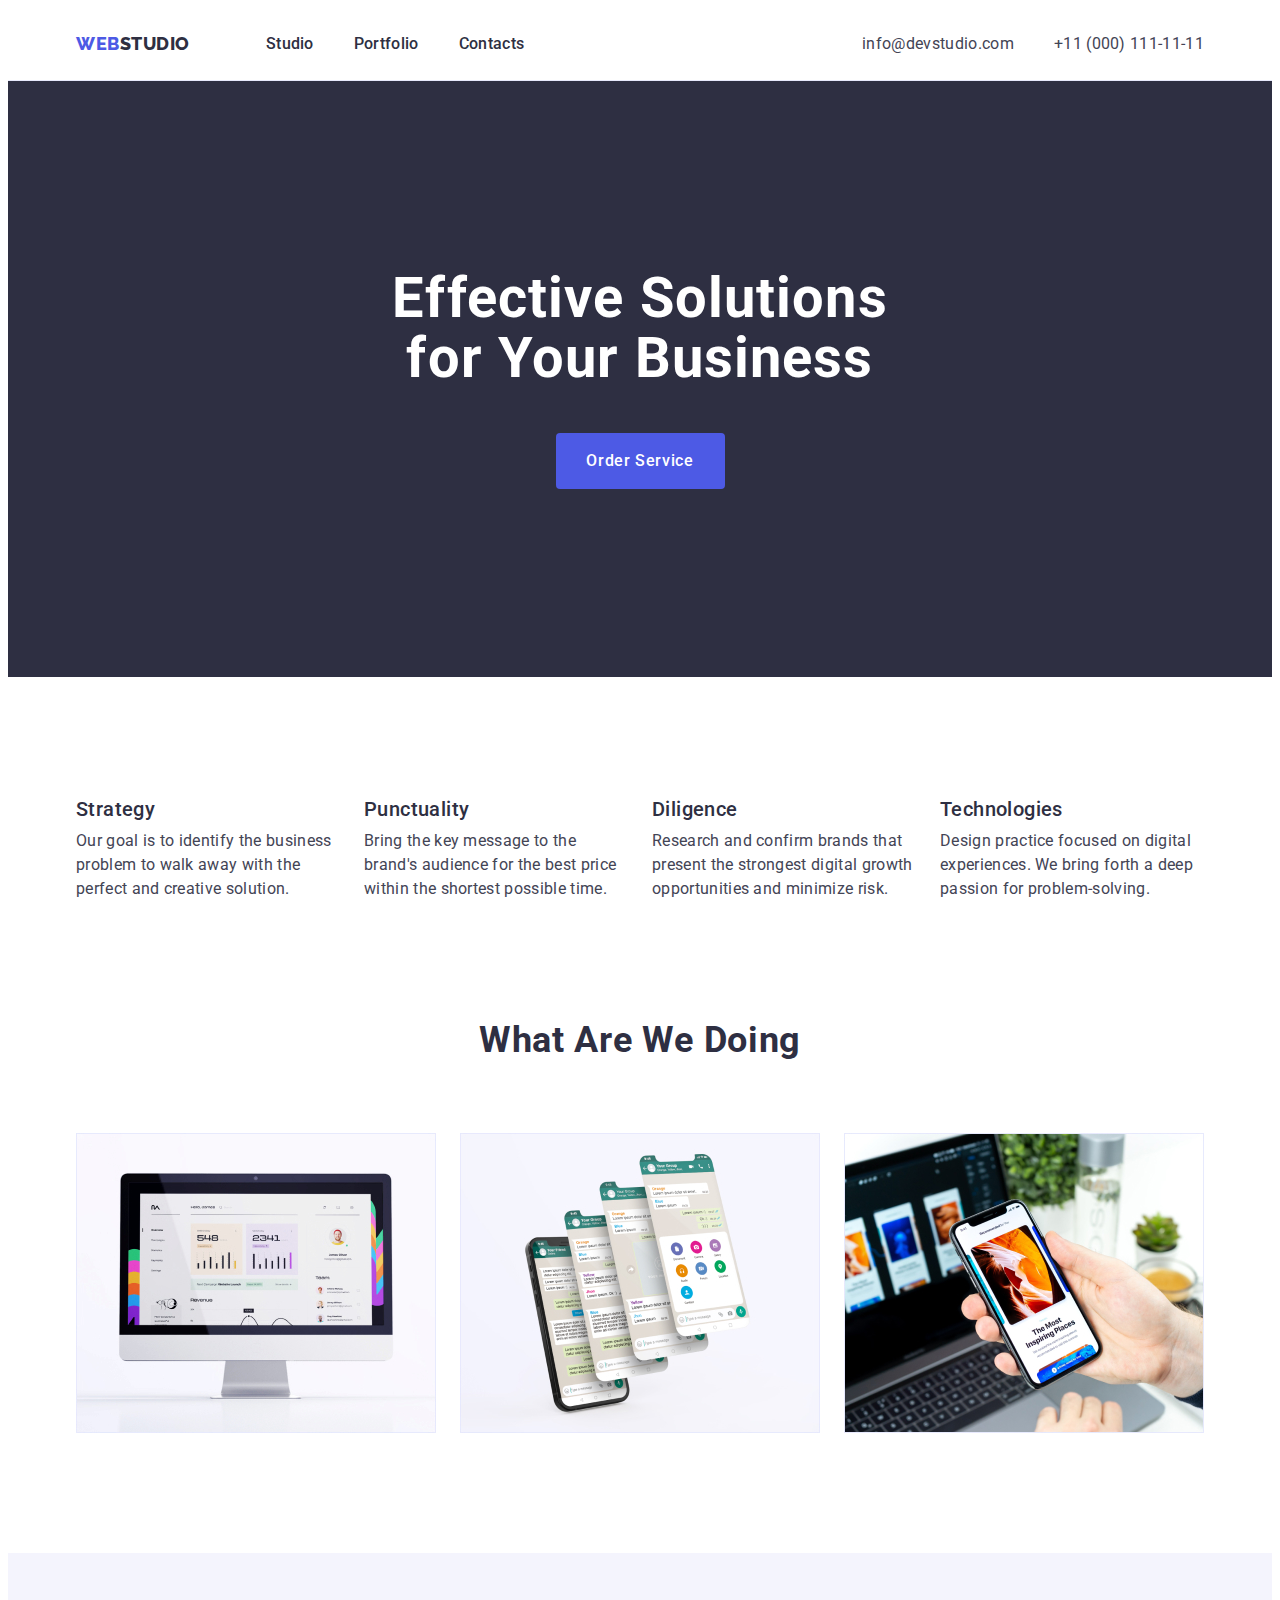
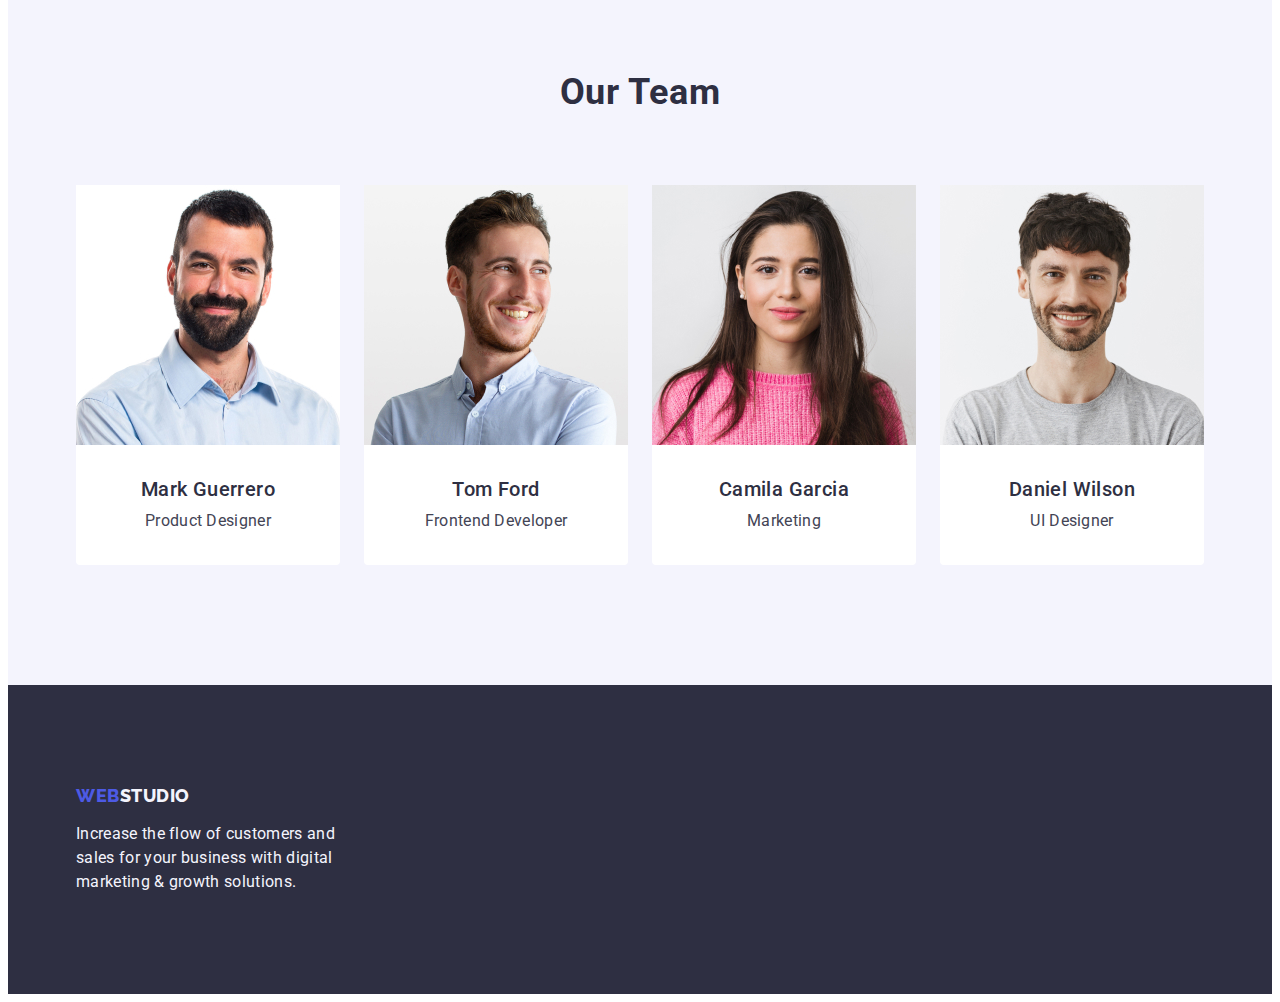
<file: index.html>
<!DOCTYPE html>
<html lang="en">
<!-- head -->

<head>
    <meta charset="UTF-8" />
    <meta name="viewport" content="width=device-width, initial-scale=1.0" />
    <title>Web Studio</title>

    <!-- Font settings -->
    <link rel="preconnect" href="https://fonts.googleapis.com">
    <link rel="preconnect" href="https://fonts.gstatic.com" crossorigin>
    <link
        href="https://fonts.googleapis.com/css2?family=Raleway:wght@800&family=Roboto:wght@400;500;700;900&display=swap"
        rel="stylesheet">
    <!-- Normalize -->
    <link rel="stylesheet" href="https://cdnjs.cloudflare.com/ajax/libs/modern-normalize/2.0.0/modern-normalize.min.css"
        integrity="sha512-4xo8blKMVCiXpTaLzQSLSw3KFOVPWhm/TRtuPVc4WG6kUgjH6J03IBuG7JZPkcWMxJ5huwaBpOpnwYElP/m6wg=="
        crossorigin="anonymous" referrerpolicy="no-referrer" />
    <!-- Css -->
    <link rel="stylesheet" href="./css/style.css" />
</head>

<body>
    <!-- Header -->
    <header class="header-container">
        <div class="header-container container">
            <nav class="nav-header">
                <a class="link nav-link" href="./index.html">Web<span>Studio</span></a>
                <ul class="list nav-list">
                    <li class="nav-list-item">
                        <a class="link nav-list-link" href="./index.html">Studio</a>
                    </li>

                    <li class="nav-list-item">
                        <a class="link nav-list-link" href="./portfolio.html">Portfolio</a>
                    </li>

                    <li class="nav-list-item">
                        <a class="link nav-list-link" href="">Contacts</a>
                    </li>
                </ul>
            </nav>
            <address class="address">
                <ul class="list address-list">
                    <li class="list address-list-item"><a class="link address-link"
                            href="mailto:info@devstudio.com">info@devstudio.com</a>
                    </li>
                    <li class="list address-list-item"><a class="link address-link" href="tel:+110001111111">+11
                            (000)
                            111-11-11</a>
                    </li>
                </ul>
            </address>
        </div>
    </header>

    <main>
        <!-- Main screen -->
        <section class="hero section">
            <div class="container main-div-container">
                <h1 class="hero-title">Effective Solutions for Your Business</h1>
                <button class="hero-btn" type="button">Order Service</button>
            </div>
        </section>

        <!-- Advantages -->
        <section class="advantages section">
            <div class="container">
                <h2 class="advantages-hero visually-hidden">Advantages</h2>
                <ul class="list advantages-list">
                    <li class="list advantages-list-item">
                        <h3 class="advantages-list-title">Strategy</h3>
                        <p class="advantages-list-desc">
                            Our goal is to identify the business problem to walk away with the
                            perfect and creative solution.
                        </p>
                    </li>

                    <li class="list advantages-list-item">
                        <h3 class="advantages-list-title">Punctuality</h3>
                        <p class="advantages-list-desc">
                            Bring the key message to the brand's audience for the best price
                            within the shortest possible time.
                        </p>
                    </li>

                    <li class="list advantages-list-item">
                        <h3 class="advantages-list-title">Diligence</h3>
                        <p class="advantages-list-desc">
                            Research and confirm brands that present the strongest digital
                            growth opportunities and minimize risk.
                        </p>
                    </li>

                    <li class="list advantages-list-item">
                        <h3 class="advantages-list-title">Technologies</h3>
                        <p class="advantages-list-desc">
                            Design practice focused on digital experiences. We bring forth a
                            deep passion for problem-solving.
                        </p>
                    </li>
                </ul>
            </div>
        </section>

        <!-- What we are doing -->
        <section class="whatwedo section">
            <div class="container">
                <h2 class="whatwedo-title">What are we doing</h2>
                <ul class="list whatwedo-list">
                    <li class="list whatwedo-list-item">
                        <img src="./images/main-page-elements/computer.jpg" width="360" alt="Monitor of computer" />
                    </li>

                    <li class="list whatwedo-list-item">
                        <img src="./images/main-page-elements/img_2.jpg" width="360" alt="messages screenshots" />
                    </li>

                    <li class="list whatwedo-list-item">
                        <img src="./images/main-page-elements/img_3.jpg" width="360" alt="phone in the hand" />
                    </li>
                </ul>
            </div>
        </section>

        <!-- Our Team -->
        <section class="ourteam section">
            <div class="container">
                <h2 class="ourteam-title">Our Team</h2>
                <ul class="list ourteam-list">
                    <li class=" ourteam-list-item">
                        <img src="./images/team/Mark.jpg" alt="Photo Mark" width="264" height="260" />
                        <div class="team-div">
                            <h3 class="ourteam-list-title">Mark Guerrero</h3>
                            <p class="ourteam-list-desc">Product Designer</p>
                        </div>
                    </li>

                    <li class=" ourteam-list-item">
                        <img src="./images/team/Tom.jpg" alt="Photo Tom" width="264" height="260" />
                        <div class="team-div">
                            <h3 class="ourteam-list-title">Tom Ford</h3>
                            <p class="ourteam-list-desc">Frontend Developer</p>
                        </div>
                    </li>

                    <li class=" ourteam-list-item">
                        <img src="./images/team/Camilla.jpg" alt="Photo Camila" width="264" height="260" />
                        <div class="team-div">
                            <h3 class="ourteam-list-title">Camila Garcia</h3>
                            <p class="ourteam-list-desc">Marketing</p>
                        </div>
                    </li>

                    <li class=" ourteam-list-item">
                        <img src="./images/team/Daniel.jpg" alt="Photo Daniel" width="264" height="260" />
                        <div class="team-div">
                            <h3 class="ourteam-list-title">Daniel Wilson</h3>
                            <p class="ourteam-list-desc">UI Designer</p>
                        </div>
                    </li>
                </ul>
            </div>
        </section>
    </main>

    <!-- Footer -->
    <footer class="footer section">
        <div class="container">
            <a class="link footer-link" href="./index.html">Web<span class="span-footer">Studio</span></a>
            <p class="footer-desc">
                Increase the flow of customers and sales for your business with digital
                marketing & growth solutions.
            </p>
        </div>
    </footer>
</body>

</html>
</file>
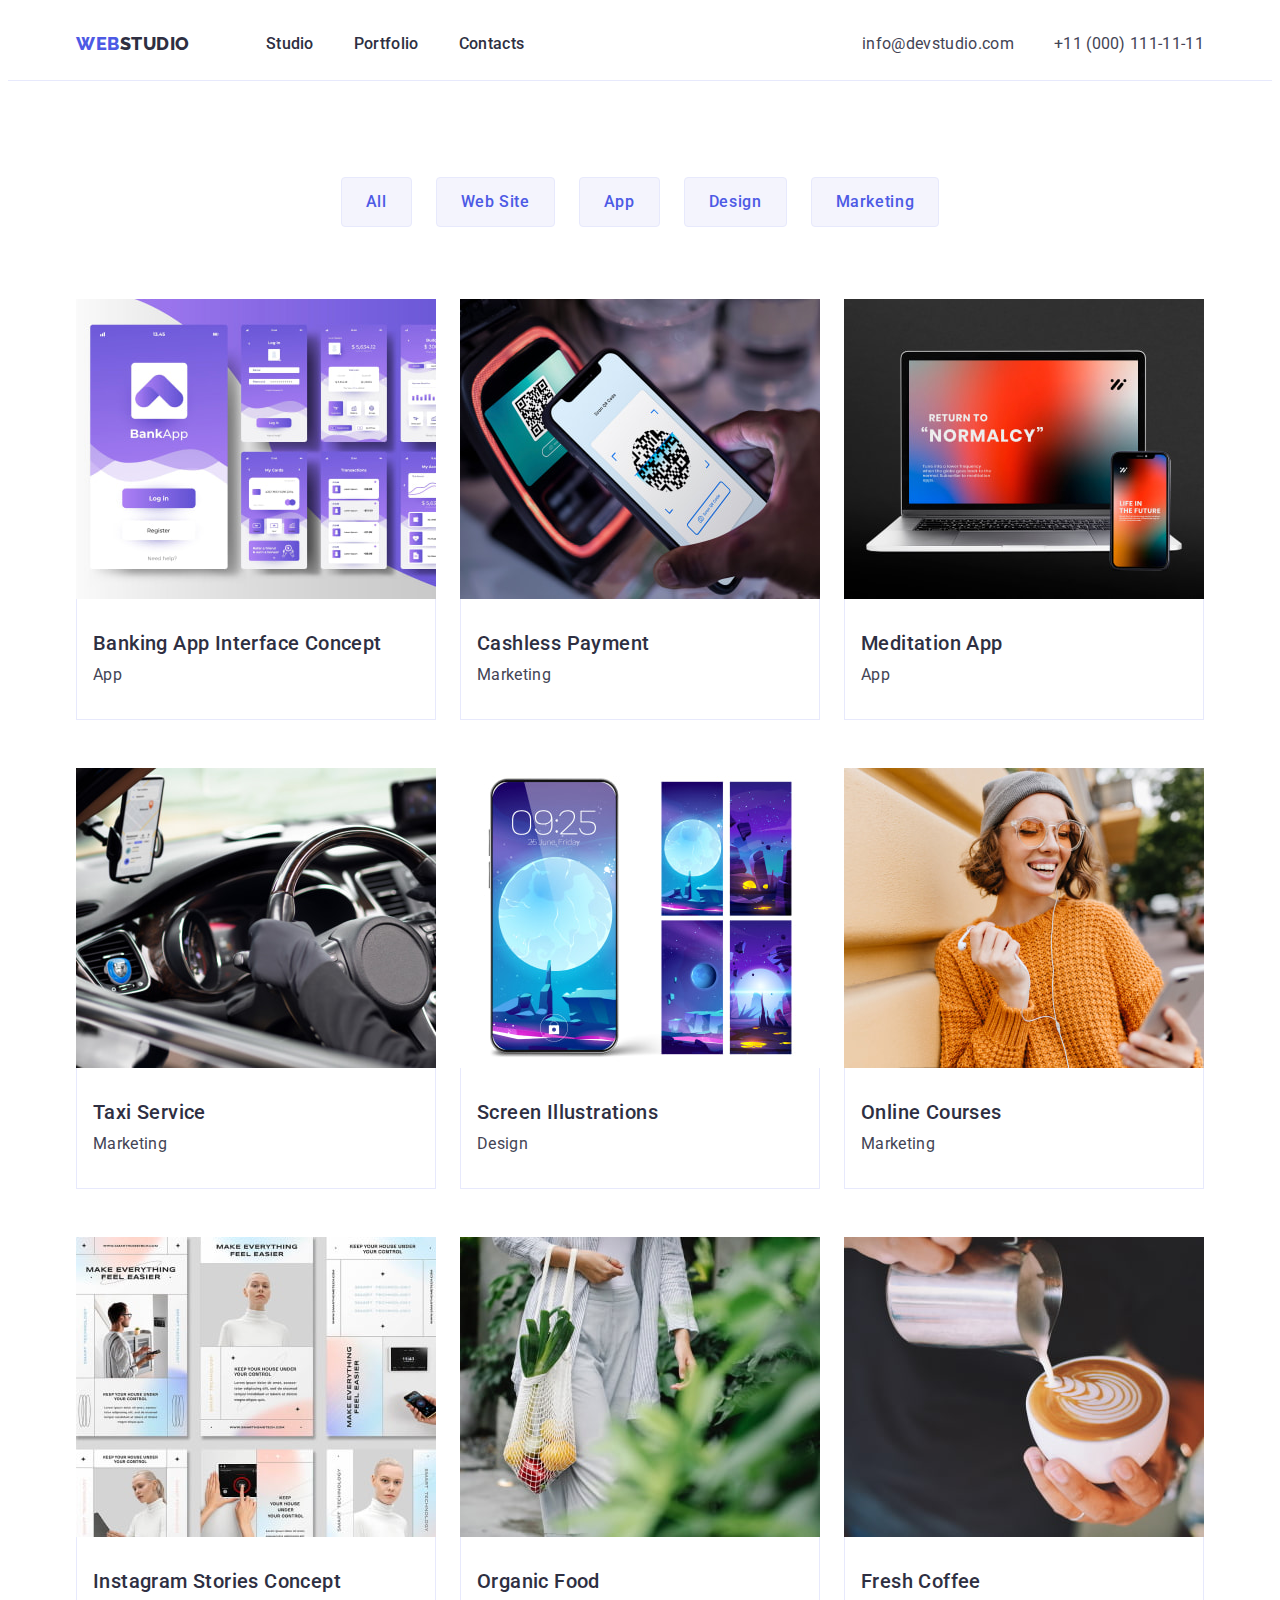
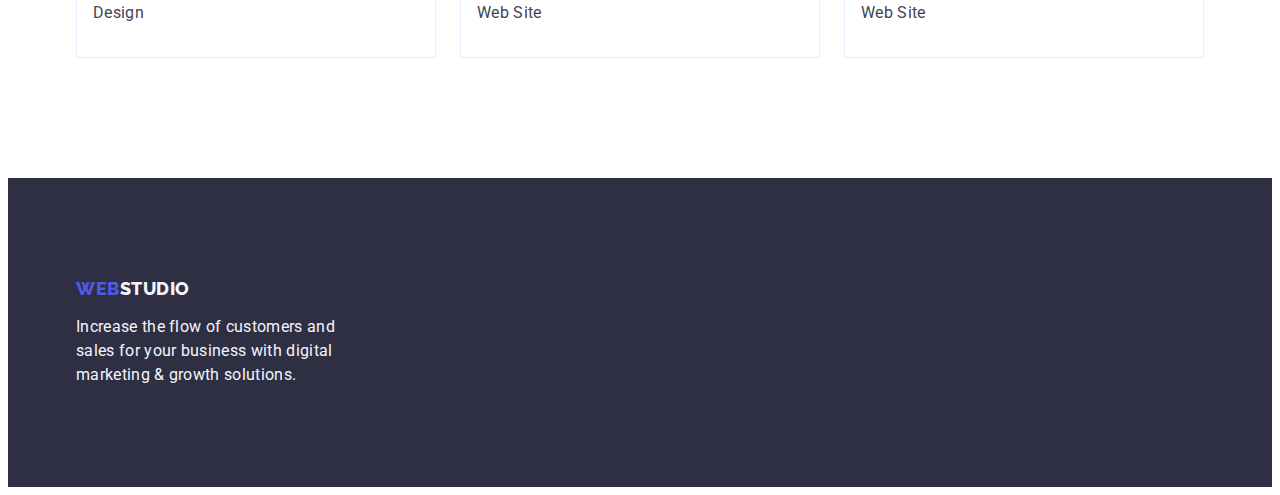
<file: portfolio.html>
<!DOCTYPE html>
<html lang="en">

<head>
    <meta charset="UTF-8">
    <meta name="description" content="Portfolio Web Studio website" />
    <title>Portfolio</title>

    <!-- Font settings -->
    <link rel="preconnect" href="https://fonts.googleapis.com">
    <link rel="preconnect" href="https://fonts.gstatic.com" crossorigin>
    <link
        href="https://fonts.googleapis.com/css2?family=Raleway:wght@800&family=Roboto:wght@400;500;700;900&display=swap"
        rel="stylesheet">
    <!-- Normalize -->
    <link rel="stylesheet" href="https://cdnjs.cloudflare.com/ajax/libs/modern-normalize/2.0.0/modern-normalize.min.css"
        integrity="sha512-4xo8blKMVCiXpTaLzQSLSw3KFOVPWhm/TRtuPVc4WG6kUgjH6J03IBuG7JZPkcWMxJ5huwaBpOpnwYElP/m6wg=="
        crossorigin="anonymous" referrerpolicy="no-referrer" />
    <!-- Css -->
    <link rel="stylesheet" href="./css/style.css" />
</head>

<body>
    <!-- Header -->
    <header class="header-container">
        <div class="header-container container">
            <nav class="nav-header">
                <a class="link nav-link" href="./portfolio.html">Web<span class="span">Studio</span></a>

                <ul class="list nav-list">
                    <li class="nav-list-item">
                        <a class="link nav-list-link" href="./index.html">Studio</a>
                    </li>

                    <li class="nav-list-item">
                        <a class="link nav-list-link" href="./portfolio.html">Portfolio</a>
                    </li>
                    <li class="nav-list-item">
                        <a class="link nav-list-link" href="">Contacts</a>
                    </li>
                </ul>
            </nav>
            <address class="address ">
                <ul class="list address-list">
                    <li class="list address-list-item"><a class="link address-link"
                            href="mailto:info@devstudio.com">info@devstudio.com</a>
                    </li>
                    <li class="list address-list-item"><a class="link address-link" href="tel:+110001111111">+11 (000)
                            111-11-11</a></li>
                </ul>
            </address>
        </div>
    </header>
    <main>
        <!-- Section menu -->
        <section class="menu section">
            <div class="container">
                <h1 class="visually-hidden">Portfolio</h1>
                <ul class="list menu-portfolio">
                    <li class="menu-list"><button class="menu-list-btn" type="button">All</button></li>
                    <li class="menu-list"><button class="menu-list-btn" type="button">Web Site</button></li>
                    <li class="menu-list"><button class="menu-list-btn" type="button">App</button></li>
                    <li class="menu-list"><button class="menu-list-btn" type="button">Design</button></li>
                    <li class="menu-list"><button class="menu-list-btn" type="button">Marketing</button></li>
                </ul>

                <ul class="list portfolio-list">
                    <li class="porfolio-list-item">
                        <a class="link portfolio-link">
                            <img src="./images/portfolio/img-1.jpg" alt="bank screenshoots" width="360" height="300">
                            <div class="portfolio-div">
                                <h2 class="portfolio-list-subtitle">Banking App Interface Concept</h2>
                                <p class="portfolio-list-desc">App</p>
                            </div>
                        </a>
                    </li>
                    <li class="porfolio-list-item">
                        <a class="link portfolio-link">
                            <img src="./images/portfolio/img-2.jpg"
                                alt="a phone with a qr code scaner is touching the qr code " width="360" height="300">
                            <div class="portfolio-div">
                                <h2 class="portfolio-list-subtitle">Cashless Payment</h2>
                                <p class="portfolio-list-desc">Marketing</p>
                            </div>
                        </a>
                    </li>
                    <li class="porfolio-list-item">
                        <a class="link portfolio-link">
                            <img src="./images/portfolio/img-3.jpg" alt="computer and a phone mockups" width="360"
                                height="300">
                            <div class="portfolio-div">
                                <h2 class="portfolio-list-subtitle">Meditation App</h2>
                                <p class="portfolio-list-desc">App</p>
                            </div>
                        </a>
                    </li>
                    <li class="porfolio-list-item">
                        <a class="link portfolio-link">
                            <img src="./images/portfolio/img-4.jpg" alt="a phone in the car" width="360" height="300">
                            <div class="portfolio-div">
                                <h2 class="portfolio-list-subtitle">Taxi Service</h2>
                                <p class="portfolio-list-desc">Marketing</p>
                            </div>
                        </a>
                    </li>
                    <li class="porfolio-list-item">
                        <a class="link portfolio-link"><img src="./images/portfolio/img-5.jpg" alt="phone screensavers "
                                width="360" height="300">
                            <div class="portfolio-div">
                                <h2 class="portfolio-list-subtitle">Screen Illustrations</h2>
                                <p class="portfolio-list-desc">Design</p>
                            </div>
                        </a>
                    </li>
                    <li class="porfolio-list-item">
                        <a class="link portfolio-link"><img src="./images/portfolio/img-6.jpg"
                                alt="a woman listening to the music" width="360" height="300">
                            <div class="portfolio-div">
                                <h2 class="portfolio-list-subtitle">Online Courses</h2>
                                <p class="portfolio-list-desc">Marketing</p>
                            </div>
                        </a>
                    </li>
                    <li class="porfolio-list-item">
                        <a class="link portfolio-link"><img src="./images/portfolio/img-7.jpg" alt="mockups" width="360"
                                height="300">
                            <div class="portfolio-div">
                                <h2 class="portfolio-list-subtitle">Instagram Stories Concept</h2>
                                <p class="portfolio-list-desc">Design</p>
                            </div>
                        </a>
                    </li>
                    <li class="porfolio-list-item">
                        <a class="link portfolio-link"><img src="./images/portfolio/img-8.jpg"
                                alt="woman with groceries" width="360" height="300">
                            <div class="portfolio-div">
                                <h2 class="portfolio-list-subtitle">Organic Food</h2>
                                <p class="portfolio-list-desc">Web Site</p>
                            </div>
                        </a>
                    </li>
                    <li class="porfolio-list-item">
                        <a class="link portfolio-link"><img src="./images/portfolio/img-9.jpg" alt="mad doing coffee"
                                width="360" height="300">
                            <div class="portfolio-div">
                                <h2 class="portfolio-list-subtitle">Fresh Coffee</h2>
                                <p class="portfolio-list-desc">Web Site</p>
                            </div>
                        </a>
                    </li>
                </ul>
            </div>
        </section>
    </main>
    <footer class="footer section">
        <div class="container"><a class="link footer-link" href="./index.html">Web<span
                    class="span-footer">Studio</span></a>
            <p class="footer-desc">
                Increase the flow of customers and sales for your business with digital
                marketing & growth solutions.
            </p>
        </div>
    </footer>
</body>

</html>
</file>
<file: css/style.css>
/* Base styles */

body {
  font-family: 'Roboto', sans-serif;
  background-color: #ffffff;
  color: #434455;
}

.list {
  list-style: none;
}

.link {
  text-decoration: none;
  line-height: 1.17;
}

:root {
  --brand-color: #434455;
}

/* Stylisation settings */

*,
*::before,
*::after {
  box-sizing: border-box;
}

p,
h1,
h2,
h3,
h4,
h5,
h6 {
  padding: 0%;
  margin: 0%;
}

li,
ul,
ol {
  margin: 0%;
  padding-left: 0%;
  padding-right: 0%;
}

img {
  display: block;
  max-width: 100%;
  height: auto;
}

.container {
  width: 1158px;
  padding: 0 15px;
  margin: 0 auto;
}

.visually-hidden {
  position: absolute;
  width: 1px;
  height: 1px;
  margin: -1px;
  border: 0;
  padding: 0;
  white-space: nowrap;
  clip-path: inset(100%);
  clip: rect(0 0 0 0);
  overflow: hidden;
}

/* header */

header {
  border-bottom: 1px solid #e7e9fc;
}

.header-container {
  display: flex;
  align-items: center;
  justify-content: space-between;
}

/* Navigation */

.nav-header {
  display: flex;
  align-items: center;
}

.nav-link {
  font-family: 'Raleway', sans-serif;
  font-size: 18px;
  font-style: normal;
  font-weight: 800;
  line-height: 1.17;
  letter-spacing: 0.54px;
  text-transform: uppercase;
  color: #4d5ae5;
  margin-right: 76px;
}

span {
  color: #2e2f42;
}

.nav-list {
  color: #2e2f42;
  font-family: Roboto;
  font-size: 16px;
  font-style: normal;
  font-weight: 500;
  line-height: 1.5;
  letter-spacing: 0.32px;
  display: flex;
  gap: 40px;
  margin-right: 332px;
}

.nav-list-item {
}

.nav-list-link {
  color: #2e2f42;
  font-family: Roboto;
  font-size: 16px;
  font-style: normal;
  font-weight: 500;
  line-height: 1.5;
  letter-spacing: 0.32px;
  padding-top: 24px;
  padding-bottom: 24px;
  display: block;
}

.nav-list-link:hover,
.nav-list-link:focus {
  color: #404bbf;
}

/* Contacts */

address {
  font-style: normal;
}
.address-list {
  font-style: normal;
  color: #434455;
  font-family: 'Roboto' sans-serif;
  font-size: 16px;
  font-weight: 400;
  line-height: 1.5;
  letter-spacing: 0.32px;
  display: flex;
  gap: 40px;
}

.address-link {
  color: #434455;
  font-family: 'Roboto' sans-serif;
  font-size: 16px;
  font-style: normal;
  font-weight: 400;
  line-height: 1.5;
  letter-spacing: 0.32px;
}

.address-link:hover,
.address-link:focus {
  color: #404bbf;
}

/* Main */

.hero {
  background-color: #2e2f42;
  padding: 188px 0;
  align-items: center;
}

.main-div-container {
  min-width: 496px;
  align-items: center;
}
.hero-title {
  color: #ffffff;
  font-family: 'Roboto' sans-serif;
  font-size: 56px;
  font-style: normal;
  font-weight: 700;
  line-height: 1.07;
  letter-spacing: 1.12px;
  text-align: center;
  max-width: 496px;
  margin: 0 auto 44px auto;
}

.hero-btn {
  color: #ffffff;
  background-color: #4d5ae5;
  font-family: 'Roboto', sans-serif;
  font-size: 16px;
  font-style: normal;
  font-weight: 500;
  line-height: 24px;
  letter-spacing: 0.64px;
  cursor: pointer;
  display: block;
  min-width: 169px;
  height: 56px;
  border: none;
  border-radius: 4px;
  margin: 0 auto;
  align-items: center;
}

.hero-btn:hover,
.hero-btn:focus {
  color: #ffffff;
  background-color: #404bbf;
}

/* Advantages */

.advantages {
  padding: 120px 0;
}
.advantages-hero {
}
.advantages-list {
  display: flex;
  gap: 24px;
}
.advantages-list-item {
  width: calc((100% - 72px) / 4);
}
.advantages-list-title {
  color: #2e2f42;
  font-family: 'Roboto', sans-serif;
  font-size: 20px;
  font-style: normal;
  font-weight: 500;
  line-height: 1.2;
  letter-spacing: 0.02em;
  margin-bottom: 8px;
}
.advantages-list-desc {
  color: #434455;
  font-family: 'Roboto', sans-serif;
  font-size: 16px;
  font-style: normal;
  font-weight: 400;
  line-height: 1.5;
  letter-spacing: 0.32px;
}

/* What we do  */

.whatwedo {
  padding-bottom: 120px;
}
.whatwedo-title {
  font-size: 36px;
  line-height: 1.11;
  text-align: center;
  letter-spacing: 0.72px;
  color: #2e2f42;
  text-transform: capitalize;
  font-family: 'Roboto' sans-serif;
  margin-bottom: 72px;
}
.whatwedo-list {
  display: flex;
  gap: 24px;
}
.whatwedo-list-item {
  width: calc((100% -48px) / 3);
}

/* Our Team */

.ourteam {
  background-color: #f4f4fd;
  padding: 120px 0;
}
.ourteam-title {
  color: #2e2f42;
  text-align: center;
  font-family: 'Roboto', sans-serif;
  font-size: 36px;
  font-style: normal;
  font-weight: 700;
  line-height: 1.11;
  letter-spacing: 0.72px;
  text-transform: capitalize;
  margin-bottom: 72px;
}
.ourteam-list {
  display: flex;
  gap: 24px;
}
.ourteam-list-item {
  background-color: #ffffff;
  width: calc((100% - 72px) / 4);
  border-radius: 0px 0px 4px 4px;
}

.team-div {
  padding: 32px 0;
}

.ourteam-list-title {
  color: #2e2f42;
  text-align: center;
  font-family: Roboto;
  font-size: 20px;
  font-style: normal;
  font-weight: 500;
  line-height: 1.2;
  letter-spacing: 0.4px;
  text-align: center;
  margin-bottom: 8px;
}

.ourteam-list-desc {
  color: #434455;
  text-align: center;
  font-family: 'Roboto', sans-serif;
  font-size: 16px;
  font-style: normal;
  font-weight: 400;
  line-height: 1.5;
  letter-spacing: 0.32px;
  text-align: center;
}

/* Footer */

.footer {
  background-color: #2e2f42;
  padding: 100px 0;
}

.footer-link {
  color: #4d5ae5;
  font-family: 'Raleway', sans-serif;
  font-size: 18px;
  font-style: normal;
  font-weight: 800;
  line-height: 1.17;
  letter-spacing: 0.54px;
  text-transform: uppercase;
  display: inline-block;
  margin-bottom: 16px;
}

.span-footer {
  color: #f4f4fd;
}

.footer-desc {
  color: #f4f4fd;
  font-family: 'Roboto', sans-serif;
  font-size: 16px;
  font-style: normal;
  font-weight: 400;
  line-height: 1.5;
  letter-spacing: 0.32px;
  max-width: 264px;
}

/* Portfolio */

.menu {
  padding-top: 96px;
  padding-bottom: 120px;
}
.menu-portfolio {
  display: flex;
  justify-content: center;
  gap: 24px;
  margin-bottom: 72px;
}
.menu-list {
}
.menu-list-btn {
  color: #4d5ae5;
  background-color: #f4f4fd;
  text-align: center;
  font-family: 'Roboto', sans-serif;
  font-size: 16px;
  font-style: normal;
  font-weight: 500;
  line-height: 1.5;
  letter-spacing: 0.64px;
  cursor: pointer;
  padding: 12px 24px;
  border: 1px solid #e7e9fc;
  border-radius: 4px;
}

.menu-list-btn:hover,
.menu-list-btn:focus {
  color: #ffffff;
  background-color: #404bbf;
  border: 1px solid transparent;
}

/* Photos block */

.portfolio-list {
  display: flex;
  flex-wrap: wrap;
  column-gap: 24px;
  row-gap: 48px;
}
.porfolio-list-item {
  background-color: #ffffff;
  stroke: #e7e9fc;
  width: calc((100% - 48px) / 3);
}
.portfolio-link {
}
.portfolio-list-subtitle {
  color: #2e2f42;
  font-family: 'Roboto', sans-serif;
  font-size: 20px;
  font-style: normal;
  font-weight: 500;
  line-height: 1.2;
  letter-spacing: 0.4px;
  margin-bottom: 8px;
}
.portfolio-list-desc {
  color: #434455;
  font-family: 'Roboto', sans-serif;
  font-size: 16px;
  font-style: normal;
  font-weight: 400;
  line-height: 1.5;
  letter-spacing: 0.32px;
}

.portfolio-div {
  padding: 32px 16px;
  border: 1px solid #e7e9fc;
  border-top: none;
  /* margin-bottom: 8px; */
}
</file>
